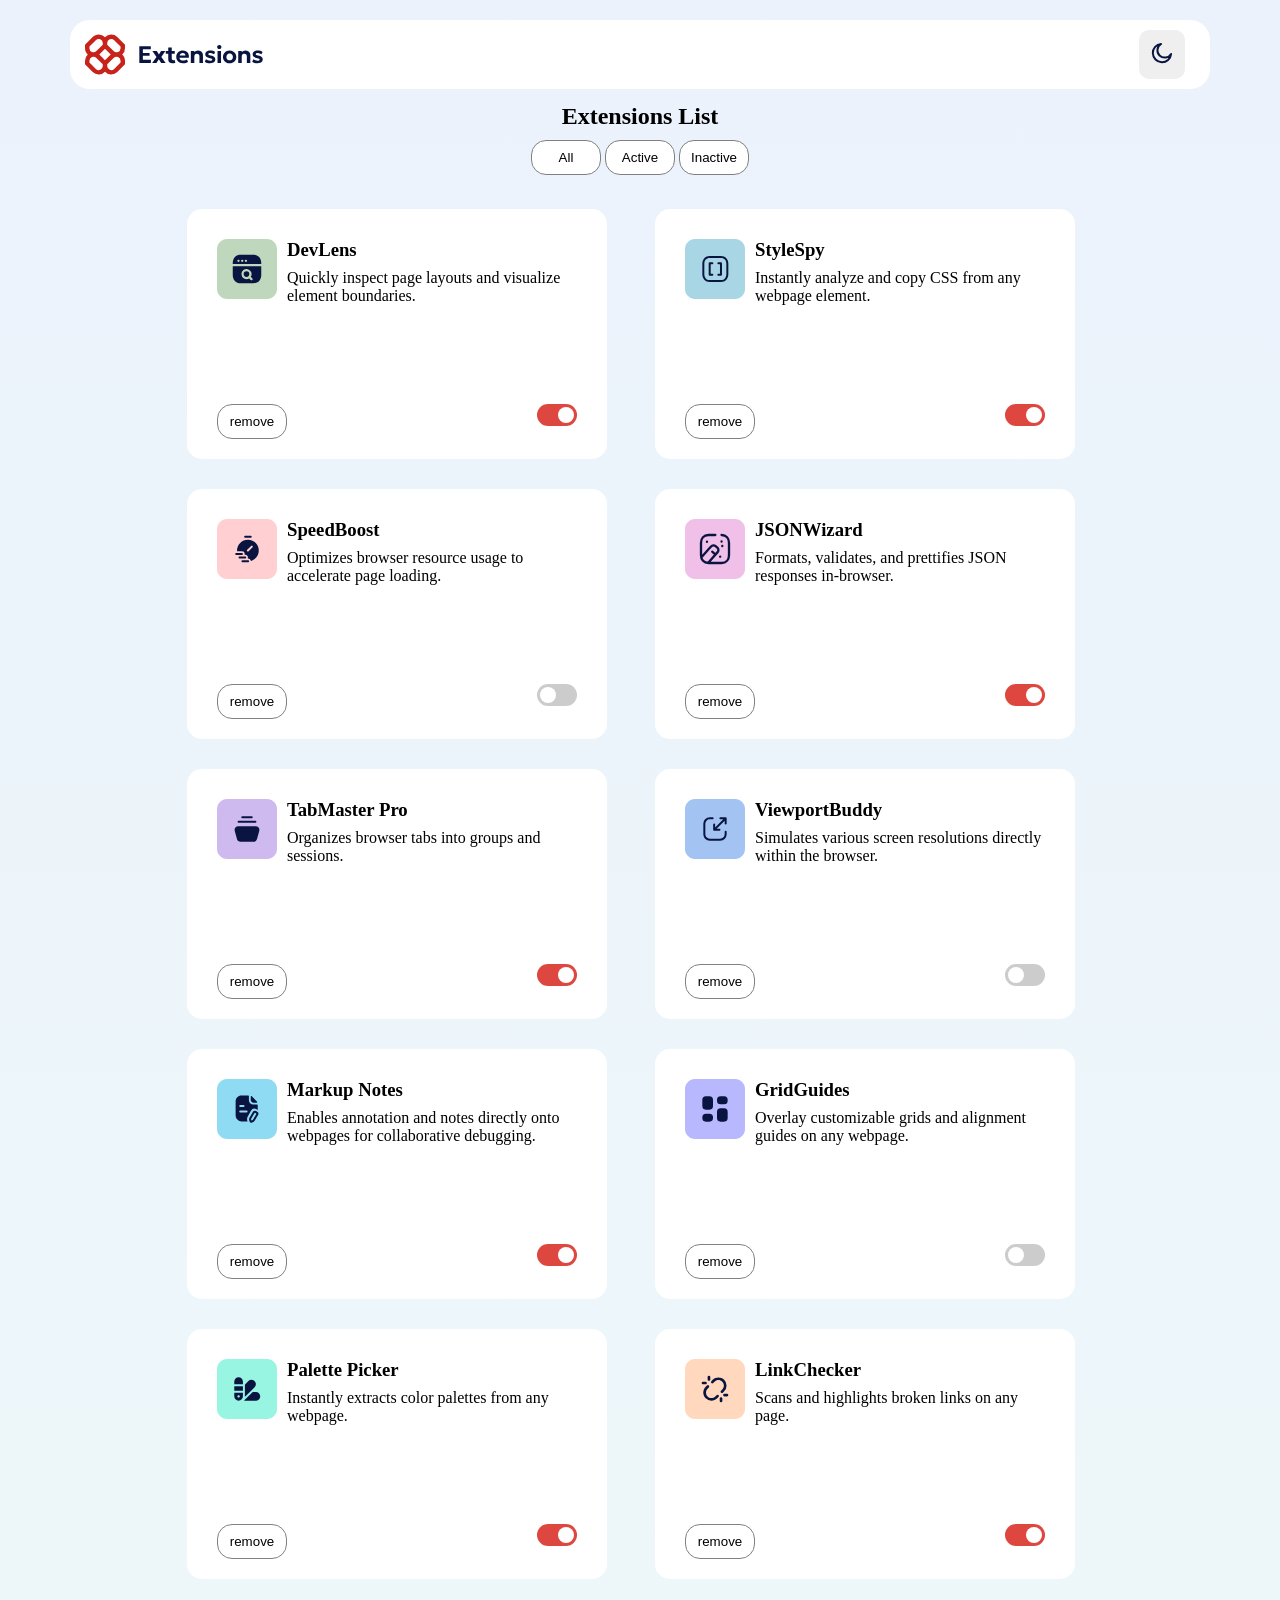
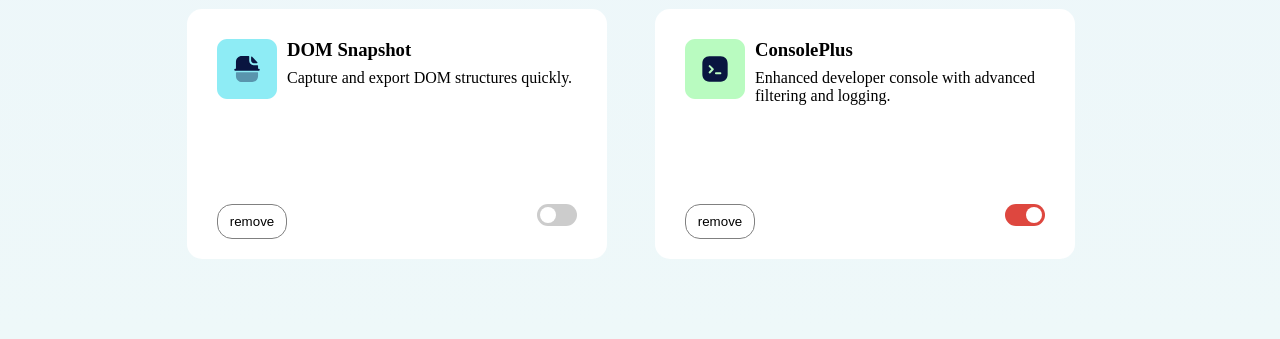
<file: project/index.html>
<!doctype html>
<html lang="en">
  <head>
    <meta charset="UTF-8" />
    <meta name="viewport" content="width=device-width, initial-scale=1.0" />

    <!-- <link rel="icon" type="image/png" sizes="32x32" href="./assets/images/favicon-32x32.png"> -->

    <title>Browser extensions manager UI</title>
    <script src="./main.js" defer></script>
    <link rel="stylesheet" href="./style.css" />
    <style>
      .attribution {
        font-size: 0.6875rem;
        text-align: center;
      }
      .attribution a {
        color: hsl(228, 45%, 44%);
      }
    </style>
  </head>
  <body>
    <div class="header_flex">
      <header>
        <img class="logo-light" src="./assets/images/logo.svg" alt="" />
        <img
          class="logo-dark"
          src="./assets/images/Gemini_Generated_Image_617geb617geb617g-Photoroom.png"
          alt=""
        />
        <div class="light_dark">
          <button class="btn" id="themeToggle">
            <img
              id="themeIcon"
              class="moon"
              src="./assets/images/icon-moon.svg"
              data-light="./assets/images/icon-moon.svg"
              data-dark="./assets/images/icon-sun.svg"
              alt=""
            />
          </button>
        </div>
      </header>
    </div>
    <main>
      <section class="first">
        <h1>Extensions List</h1>
        <div class="filter">
          <button class="all">All</button>
          <button class="active">Active</button>
          <button class="inactive">Inactive</button>
        </div>
      </section>
      <section class="items">
        <div id="list"></div>
      </section>
    </main>
  </body>
</html>
</file>
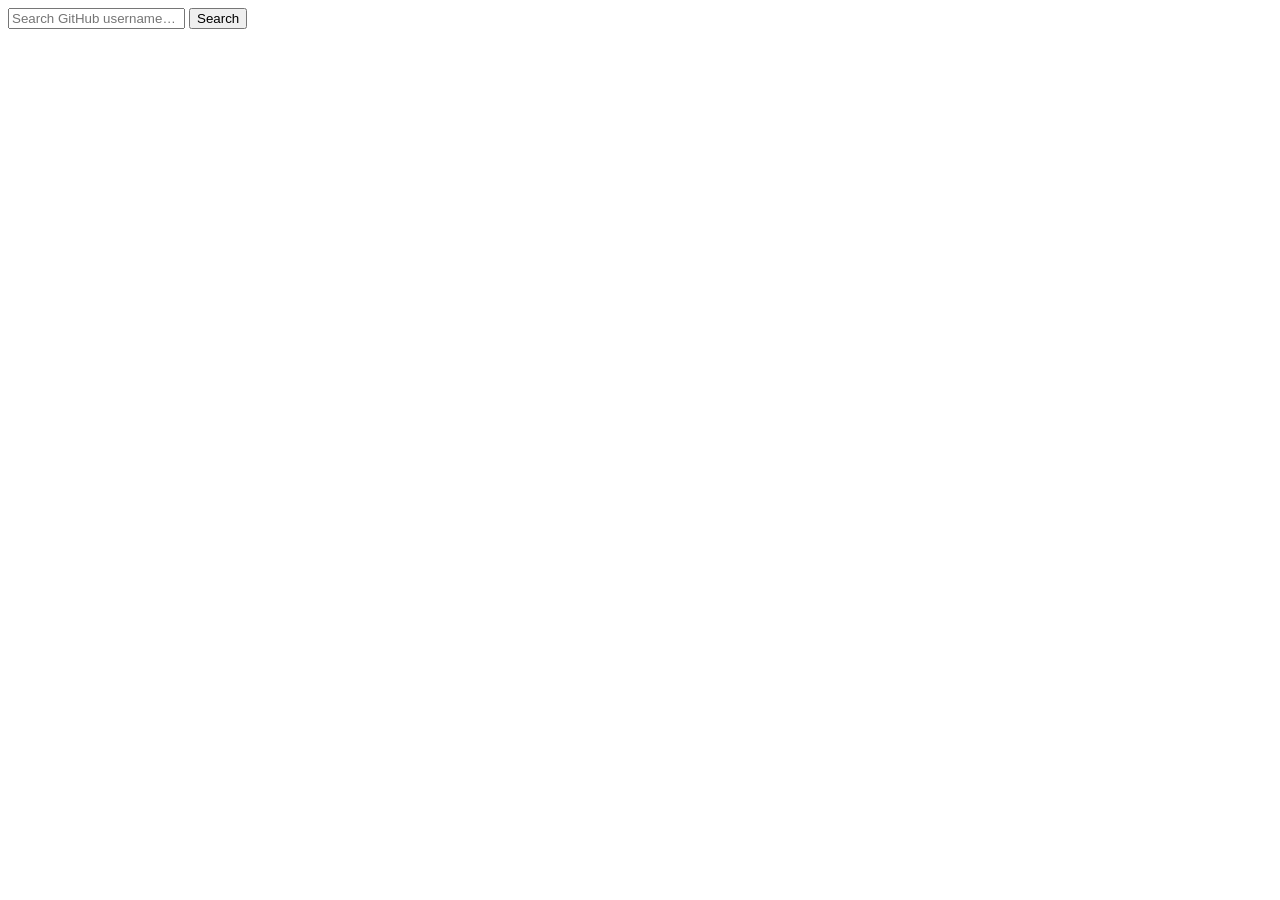
<file: project2/index.html>
<!doctype html>
<html lang="en">
  <head>
    <meta charset="UTF-8" />
    <meta name="viewport" content="width=device-width, initial-scale=1.0" />
    <title>Document</title>
    <script src="./main.js" defer></script>
  </head>
  <body>
    <input
      type="text"
      id="username_input"
      placeholder="Search GitHub username…"
    />
    <button id="btn">Search</button>
    <ul class="user"></ul>
  </body>
</html>
</file>
<file: project/style.css>
* {
  padding: 0;
  margin: 0;
  box-sizing: border-box;
}

body {
  background: linear-gradient(180deg, #ebf2fc 0%, #eef8f9 100%);
  min-height: 100vh;
  padding: 20px 70px 60px;
}

main {
  min-height: 100vh;
  display: flex;
  flex-direction: column;
}

header {
  display: flex;
  align-items: center;
  justify-content: space-between;

  width: 100%;
  padding: 10px 15px;
  background-color: white;
  border-radius: 20px;
}

div.header_flex {
  display: flex;
  justify-content: center;
}

button.btn {
  border-radius: 10px;
  border: none;
  padding: 12px 12px;
  margin-right: 10px;
  cursor: pointer;
}

body.dark button.btn {
  background-color: hsl(226, 11%, 37%);
}

section.first {
  display: flex;
  flex-direction: column;
  align-items: center;
  justify-content: center;
  height: 100px;
  gap: 10px;
}

.card {
  display: flex;
  width: 438px;
  height: 200px;
  img {
    width: 60px;
    height: 60px;
  }
}

.switch {
  position: relative;
  display: inline-block;
  width: 40px;
  height: 22px;
}

.switch input {
  opacity: 0;
  width: 0;
  height: 0;
}

.slider {
  position: absolute;
  cursor: pointer;
  top: 0;
  left: 0;
  right: 0;
  bottom: 0;
  background-color: #ccc;
  transition: 0.3s;
  border-radius: 34px;
}

.slider::before {
  position: absolute;
  content: "";
  height: 16px;
  width: 16px;
  left: 3px;
  bottom: 3px;
  background-color: white;
  transition: 0.3s;
  border-radius: 50%;
}

.switch input:checked + .slider {
  background-color: hsl(3, 71%, 56%);
}

.switch input:checked + .slider::before {
  transform: translateX(18px);
}

body.dark {
  background: linear-gradient(180deg, #040918 0%, #091540 100%);
  color: #eef8f9;
}

.btn {
  cursor: pointer;
  transition: transform 0.2s;
}

.btn:active {
  transform: scale(0.9);
}

body.dark header {
  background-color: hsl(225, 23%, 24%);
}

div.img_name {
  display: flex;
  gap: 10px;
  p.description {
    width: 300px;
    margin-top: 8px;
  }
}

div.card_style {
  padding: 30px 30px 20px;
  background-color: white;
  border-radius: 15px;
  width: 420px;
  min-height: 250px;
  display: flex;
  flex-direction: column;
  justify-content: space-between;
}

div.card {
  min-height: 250px;
}

#list {
  display: flex;
  flex-wrap: wrap;
  justify-content: center;
  gap: 30px;
  margin: 20px 0;
  min-height: 100vh;
}

div.remove_toggle {
  display: flex;
  flex-direction: row;
  justify-content: space-between;
}

button.remove,
.active,
.inactive,
.all {
  width: 70px;
  height: 35px;
  border-radius: 15px;
  border: 1px solid gray;
  background-color: white;
}

body.dark p.description {
  color: #670000;
}

body.dark h3 {
  color: #670000;
}

.logo-dark {
  display: none;
}

body.dark .logo-light {
  display: none;
}

body.dark .logo-dark {
  display: block;
  width: 179px;
  height: 41px;
}
.selected {
  background-color: hsl(3, 77%, 44%);
  color: white;
}
</file>
